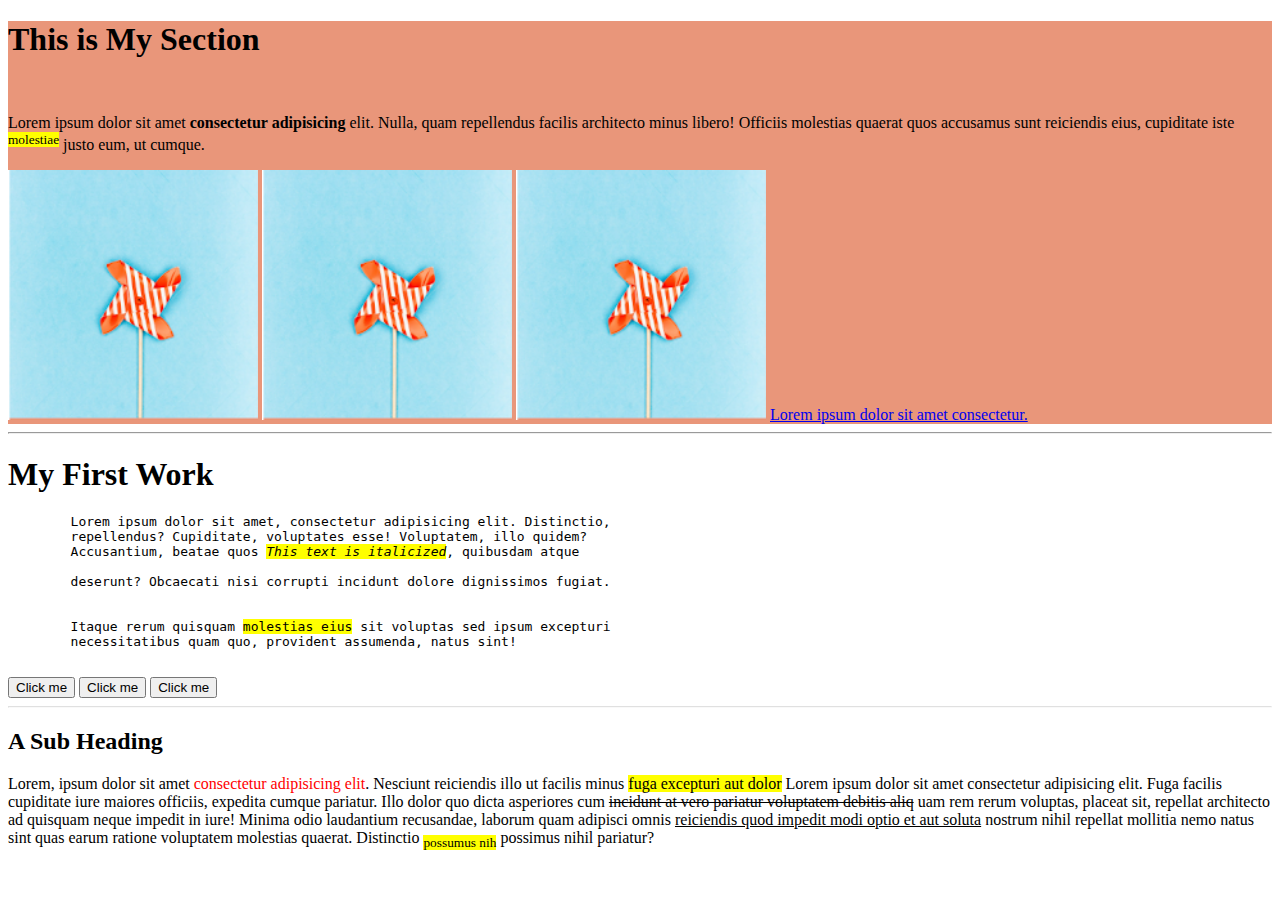
<file: Assignment 01/Index.html>
<!DOCTYPE html>
<html>

    <head>
        <title>Lorem, ipsum.</title>
    </head>
    <body>
        <div style="background-color:darksalmon;">
            <h1>This is My Section</h1>
            <br>
            <p>Lorem ipsum dolor sit amet <b>consectetur adipisicing</b> elit. Nulla, quam repellendus facilis architecto minus libero! Officiis molestias quaerat quos accusamus sunt reiciendis eius, cupiditate iste <sup><mark>molestiae</mark></sup> justo eum, ut cumque.</p>
            <img src="./Assets/Image.png" alt="Lorem" style="width: 250px; height: 250px;">
            <img src="./Assets/Image.png" alt="Lorem" style="width: 250px; height: 250px;">
            <img src="./Assets/Image.png" alt="Lorem" style="width: 250px; height: 250px;">
            <a href="#">Lorem ipsum dolor sit amet consectetur.</a>
        </div>
        <hr>
        <h1>My First Work</h1>
        <pre>
        Lorem ipsum dolor sit amet, consectetur adipisicing elit. Distinctio,
        repellendus? Cupiditate, voluptates esse! Voluptatem, illo quidem?
        Accusantium, beatae quos <i><mark>This text is italicized</mark></i>, quibusdam atque
        
        deserunt? Obcaecati nisi corrupti incidunt dolore dignissimos fugiat.


        Itaque rerum quisquam <mark>molestias eius</mark> sit voluptas sed ipsum excepturi
        necessitatibus quam quo, provident assumenda, natus sint!
        </pre>
        <button>Click me</button>
        <button>Click me</button>
        <button>Click me</button>
        <hr style="opacity: 30%;">
        <h2>A Sub Heading</h2>
        <p>
        Lorem, ipsum dolor sit amet <span style="color: red;">consectetur adipisicing elit</span>. Nesciunt reiciendis illo ut facilis minus 
        <mark>fuga excepturi aut dolor</mark> Lorem ipsum dolor sit amet consectetur adipisicing elit. 
        Fuga facilis cupiditate iure maiores officiis, expedita cumque pariatur. Illo dolor quo dicta 
        asperiores cum 
        <del>incidunt at vero pariatur voluptatem debitis aliq</del> uam rem rerum voluptas, placeat sit, repellat architecto ad 
        quisquam neque impedit in iure! Minima odio laudantium recusandae, laborum quam adipisci omnis 
        <u>reiciendis quod impedit modi optio et aut soluta</u> nostrum nihil repellat mollitia nemo natus 
        sint quas earum ratione voluptatem molestias quaerat. Distinctio 
        <sub><mark>possumus nih</mark></sub> possimus nihil pariatur?
        </p>
        
    </body>
</html>
</file>
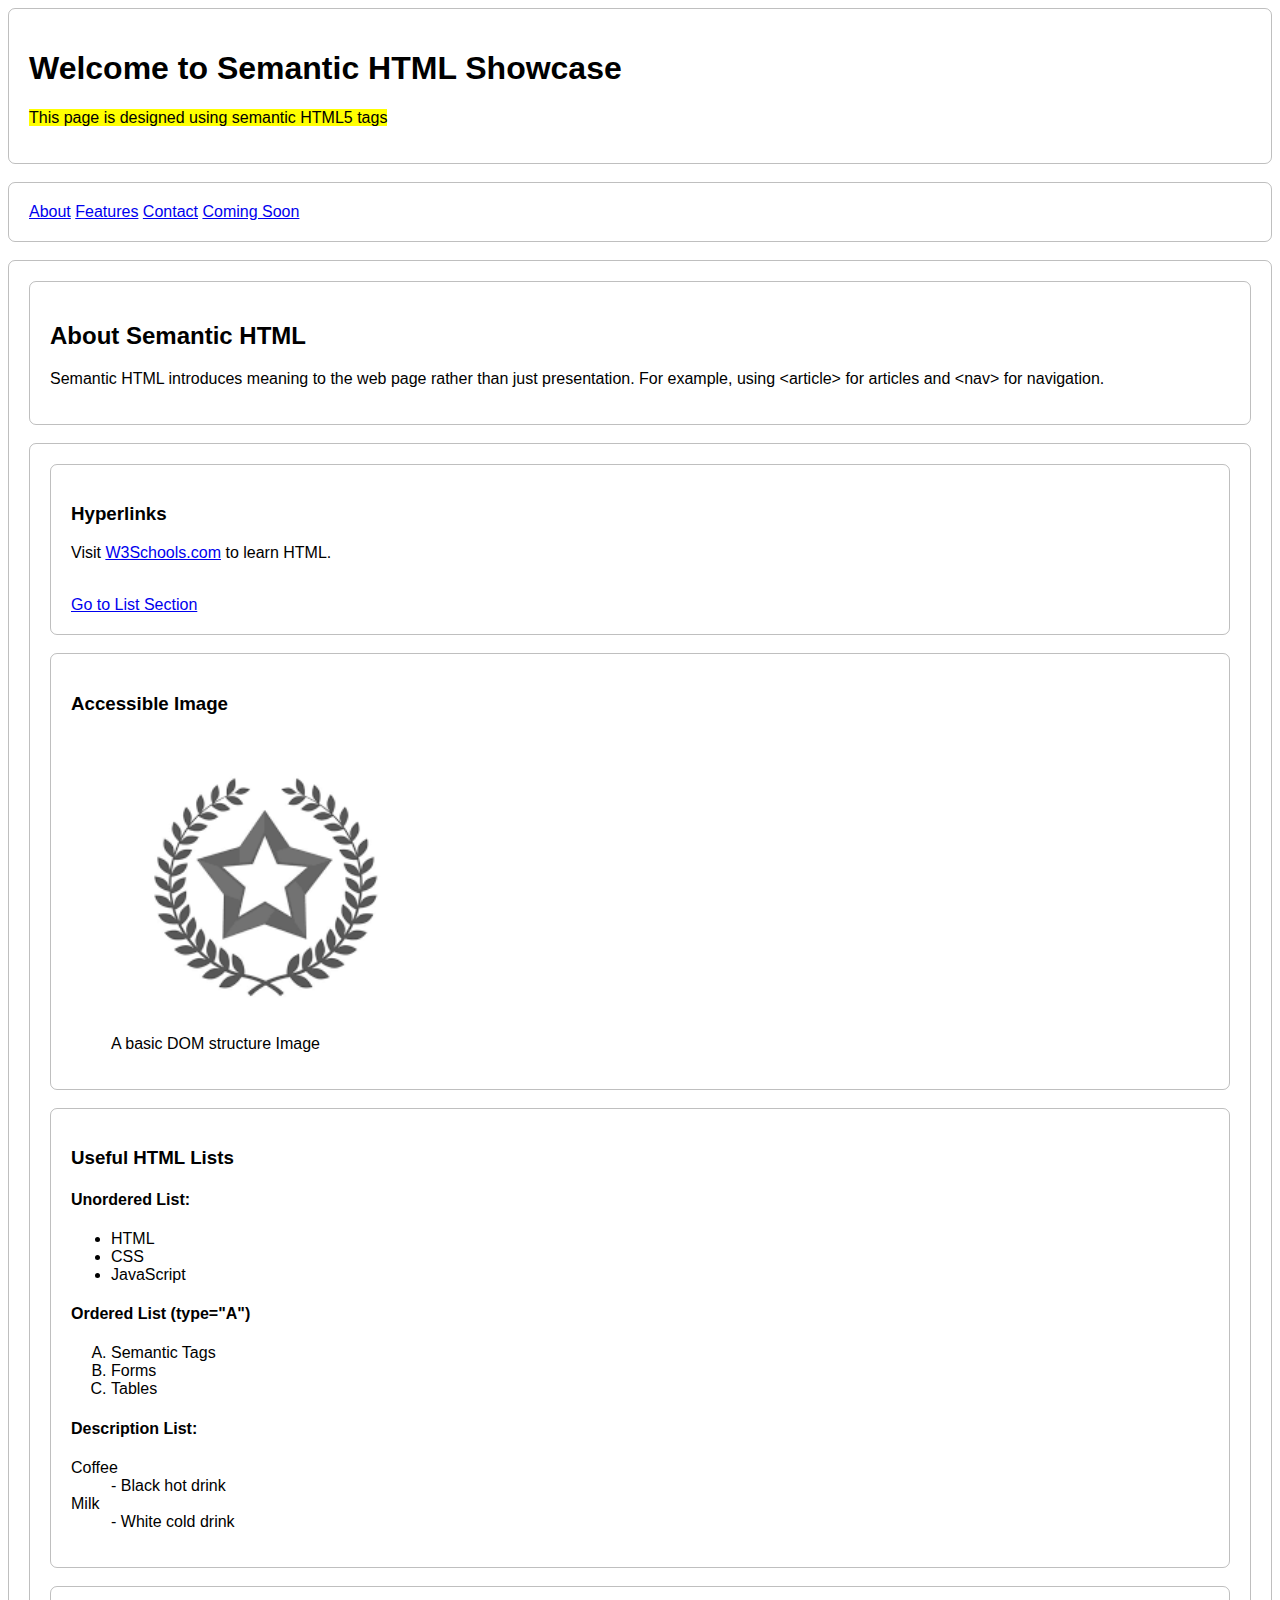
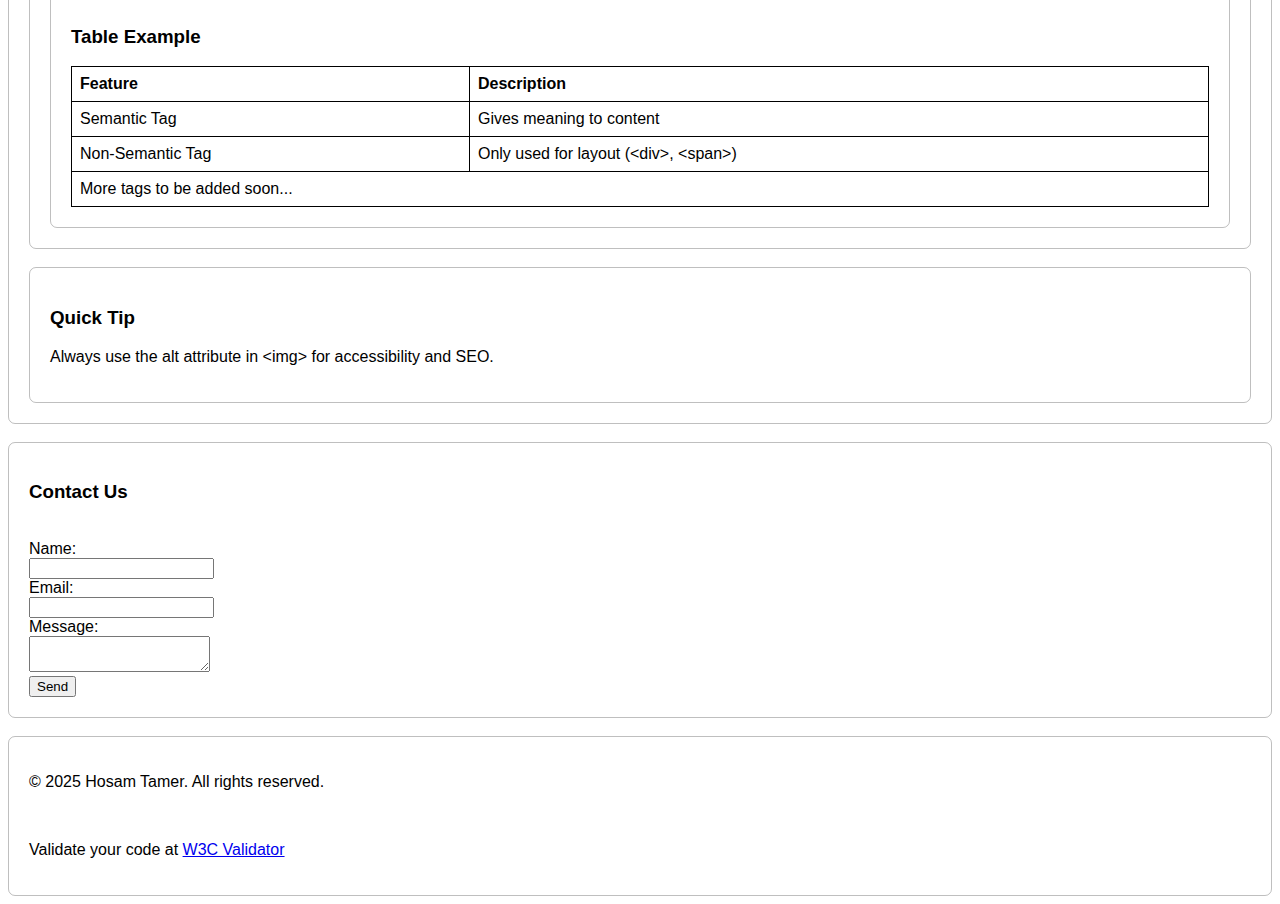
<file: Assignment 02/index.html>
<!DOCTYPE html>
<html>
<head>
    <title>title</title>
    <style>
        table, th, td {
            text-align: left;
            padding: 8px;
            border: 1px solid black;
            border-collapse: collapse;
        }
        header, nav, section, div, footer {
            border-width: 1px;
            border-radius: 7px;
            border-style: solid;
            padding: 20px;
            border-color:
            rgba(0, 0, 0, 0.25);
        }
    </style>
</head>
<body style="font-family: Arial, Helvetica, sans-serif;">
    <header>
        <h1>Welcome to Semantic HTML Showcase</h1>
        <p><mark>This page is designed using semantic HTML5 tags</mark></p>
    </header>
    <br>
    <nav>
        <a href="#about">About</a>
        <a href="#features">Features</a>
        <a href="#contact">Contact</a>
        <a href="#">Coming Soon</a>
    </nav>
    <br>
    <div>
        <section id="about">
            <h2>About Semantic HTML</h2>
            <p>Semantic HTML introduces meaning to the web page rather than just presentation. For example, using <span style="font: icon;">&lt;article&gt;</span> for articles and <span style="font: icon;">&lt;nav&gt;</span> for navigation.</p>
        </section>
        <br>
        <div>
            <section>
                <h3>Hyperlinks</h3>
                <p>Visit <a href="https://w3schools.com" target="_blank">W3Schools.com</a> to learn HTML.</p>
                <br>
                <a href="#list">Go to List Section</a>
            </section>
            <br>
            <section>
                <h3>Accessible Image</h3>
                <figure>
                    <img src="./Assets/Image.png" alt="Image.png">
                    <figcaption>A basic DOM structure Image</figcaption>
                </figure>
            </section>
            <br>
            <section id="list">
                <h3>Useful HTML Lists</h3>
                <h4>Unordered List:</h4>
                <ul>
                    <li>HTML</li>
                    <li>CSS</li>
                    <li>JavaScript</li>
                </ul>
                <h4>Ordered List (type="A")</h4>
                <ol type="A">
                    <li>Semantic Tags</li>
                    <li>Forms</li>
                    <li>Tables</li>
                </ol>
                <h4>Description List:</h4>
                <dl>
                    <dt>Coffee</dt>
                        <dd>- Black hot drink</dd>
                    <dt>Milk</dt>
                        <dd>- White cold drink</dd>
                </dl>
            </section>
            <br>
            <section id="features">
                <h3>Table Example</h3>
                <table style="width: 100%;">
                    <thead>
                        <th style="width: 35%;">Feature</th>
                        <th>Description</th>
                    </thead>
                    <tbody>
                        <tr>
                            <td>Semantic Tag</td>
                            <td>Gives meaning to content</td>
                        </tr>
                        <tr>
                            <td>Non-Semantic Tag</td>
                            <td>Only used for layout (<span style="font: icon;">&lt;div&gt;</span>, <span style="font: icon;">&lt;span&gt;</span>)</td>
                        </tr>
                    </tbody>
                    <tfoot>
                        <tr>
                            <td colspan="2">More tags to be added soon...</td>
                        </tr>
                    </tfoot>
                </table>
            </section>
        </div>
        <br>
        <section>
            <h3>Quick Tip</h3>
            <p>Always use the <span style="font: icon;">alt</span> attribute in <span style="font: icon;">&lt;img&gt;</span> for accessibility and SEO.</p>
        </section>
    </div>
    <br>
    <section id="contact">
        <h3>Contact Us</h3>
        <br>
        <form>
            <label for="name">Name:</label>
            <br>
            <input type="text" name="name" id="name" required>
            <br>
            <label for="email">Email:</label>
            <br>
            <input type="email" name="email" id="email" required>
            <br>
            <label for="textarea">Message:</label>
            <br>
            <textarea name="textarea" id="textarea"></textarea>
            <br>
            <button type="submit">Send</button>
        </form>
    </section>
    <br>
    <footer>
        <p>© 2025 Hosam Tamer. All rights reserved.</p>
        <br>
        <p>Validate your code at <a href="https://validator.w3.org/">W3C Validator</a></p>
    </footer>
</body>
</html>
</file>
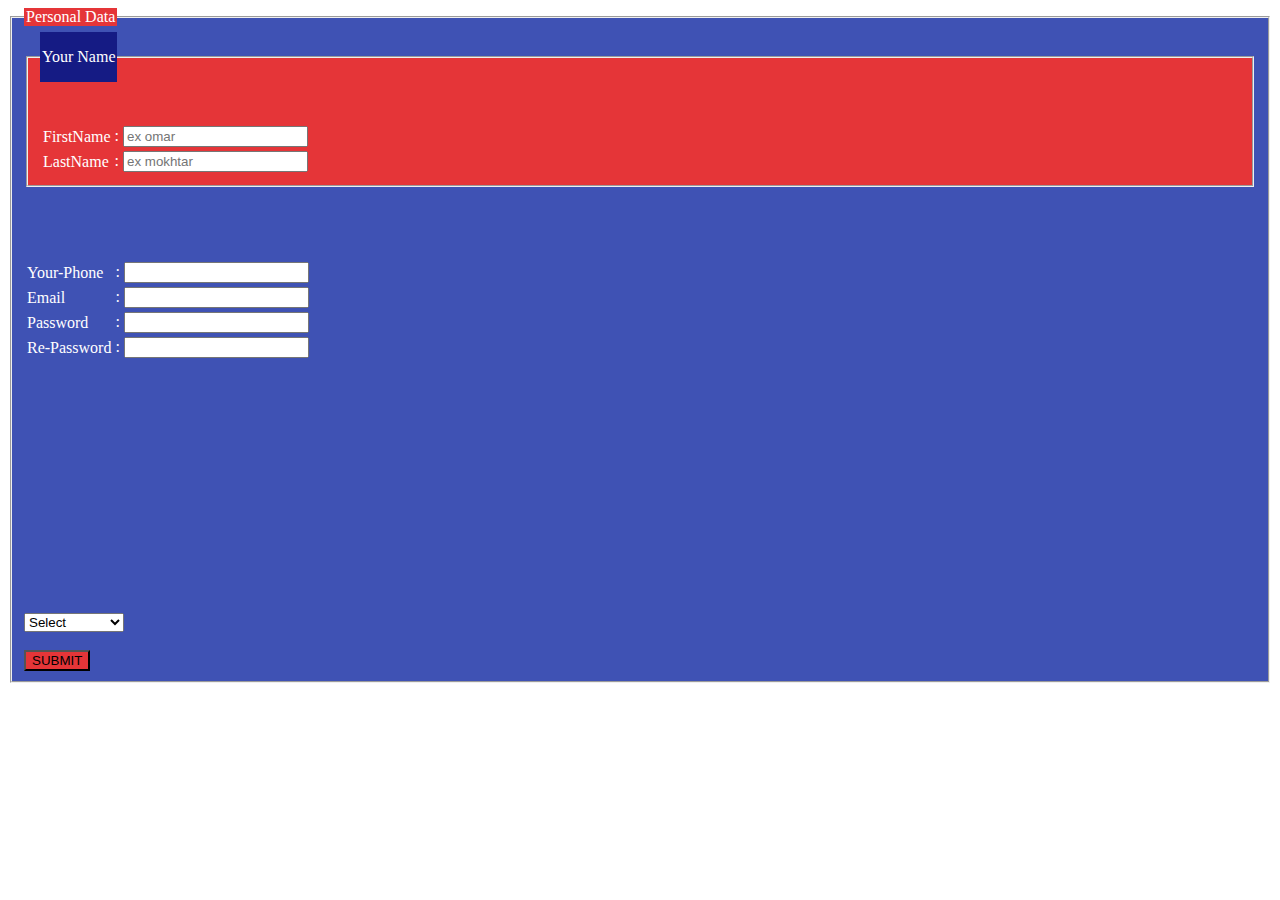
<file: Assignment 03/index.html>
<!DOCTYPE html>
<html>
<head>
</head>
<body>
    <div class="personal data" style="color: white;">
        <form>
            <fieldset style="background-color: #3f52b4;">
                <legend style="background-color: #e53538;">Personal Data</legend>
                <div class="name info">
                    <fieldset style="background-color: #e53538;">
                        <legend style="background-color: #151b84; line-height: 50px;">Your Name</legend>
                        <br>
                        <br>
                        <table>
                            <tr>
                                <td>FirstName</td>
                                <td>: <input type="text" id="firstName" name="firstName" placeholder="ex omar"></td>
                            </tr>
                            <tr>
                                <td>LastName</td>
                                <td>: <input type="text" id="lastName" name="lastName" placeholder="ex mokhtar"></td>

                            </tr>
                        </table>
                    </fieldset>
                </div>
                <br>
                <br>
                <br>
                <br>
                <table>
                    <tr>
                        <td>Your-Phone</td>
                        <td>: <input type="text" id="phone" name="phone"></td>
                    </tr>
                    <tr>
                        <td>Email</td>
                        <td>: <input type="text" id="email" name="email"></td>
                    </tr>
                    <tr>
                        <td>Password</td>
                        <td>: <input type="password" id="password" name="password"></td>
                    </tr>
                    <tr>
                        <td>Re-Password</td>
                        <td>: <input type="password" id="conPassword" name="conPassword"></td>
                    </tr>
                </table>
                <br>
                <br>
                <br>
                <br>
                <br>
                <br>
                <br>
                <br>
                <br>
                <br>
                <br>
                <br>
                <br>
                <br>
                <select name="location" id="location">
                    <option value="#" selected disabled>Select</option>
                    <optgroup label="Egypt">
                        <option value="cairo">Cairo</option>
                        <option value="alexandria">Alexandria</option>
                        <option value="mansoura">Mansoura</option>
                    </optgroup>
                    <optgroup label="UAE">
                        <option value="abuDhabi">Abu Dhabi</option>
                        <option value="ajman">Ajman</option>
                        <option value="sharjah">Sharjah</option>
                    </optgroup>
                    <optgroup label="Saudi Arabia">
                        <option value="riyadh">Riyadh</option>
                        <option value="jaddah">Jaddah</option>
                        <option value="dammam">Dammam</option>
                    </optgroup>
                </select>
                <br>
                <br>
                <button type="submit" style="background-color: #e53538;">SUBMIT</button>
            </fieldset>
        </form>
    </div>
</body>
</html>
</file>
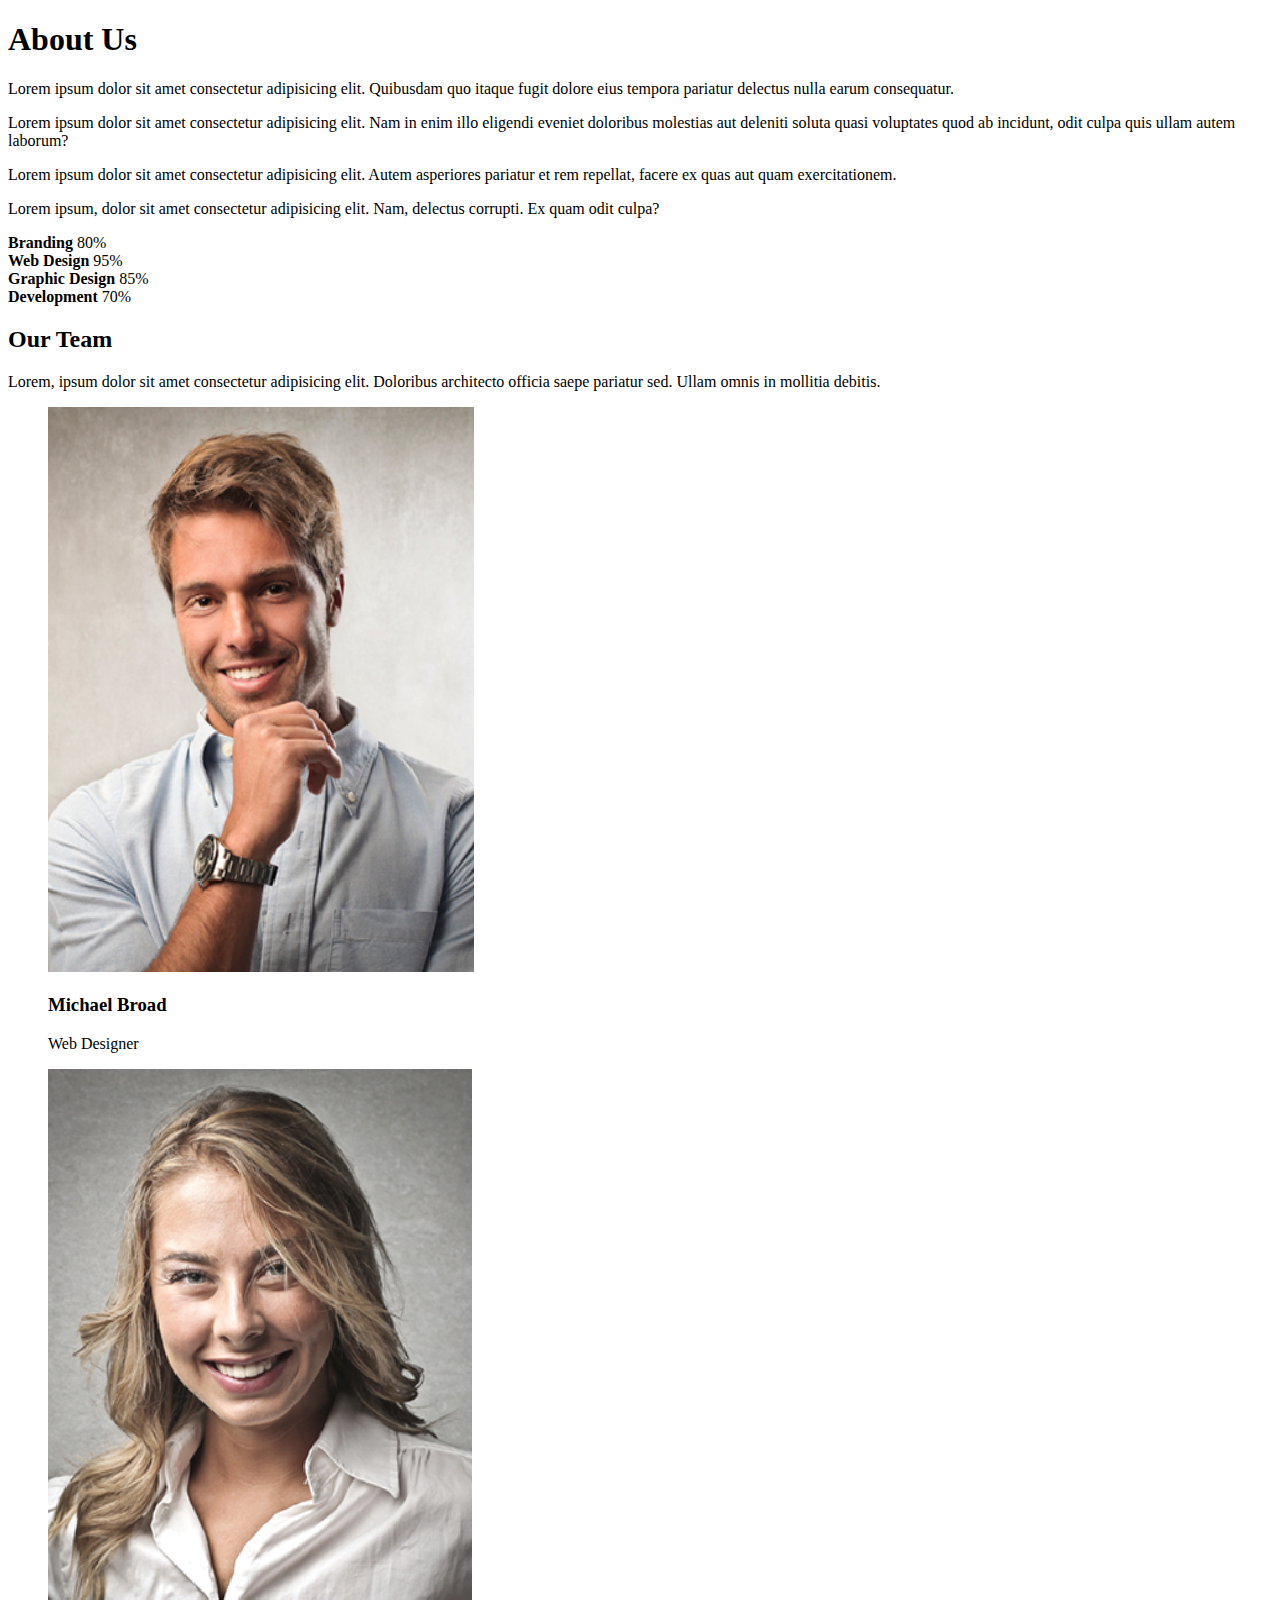
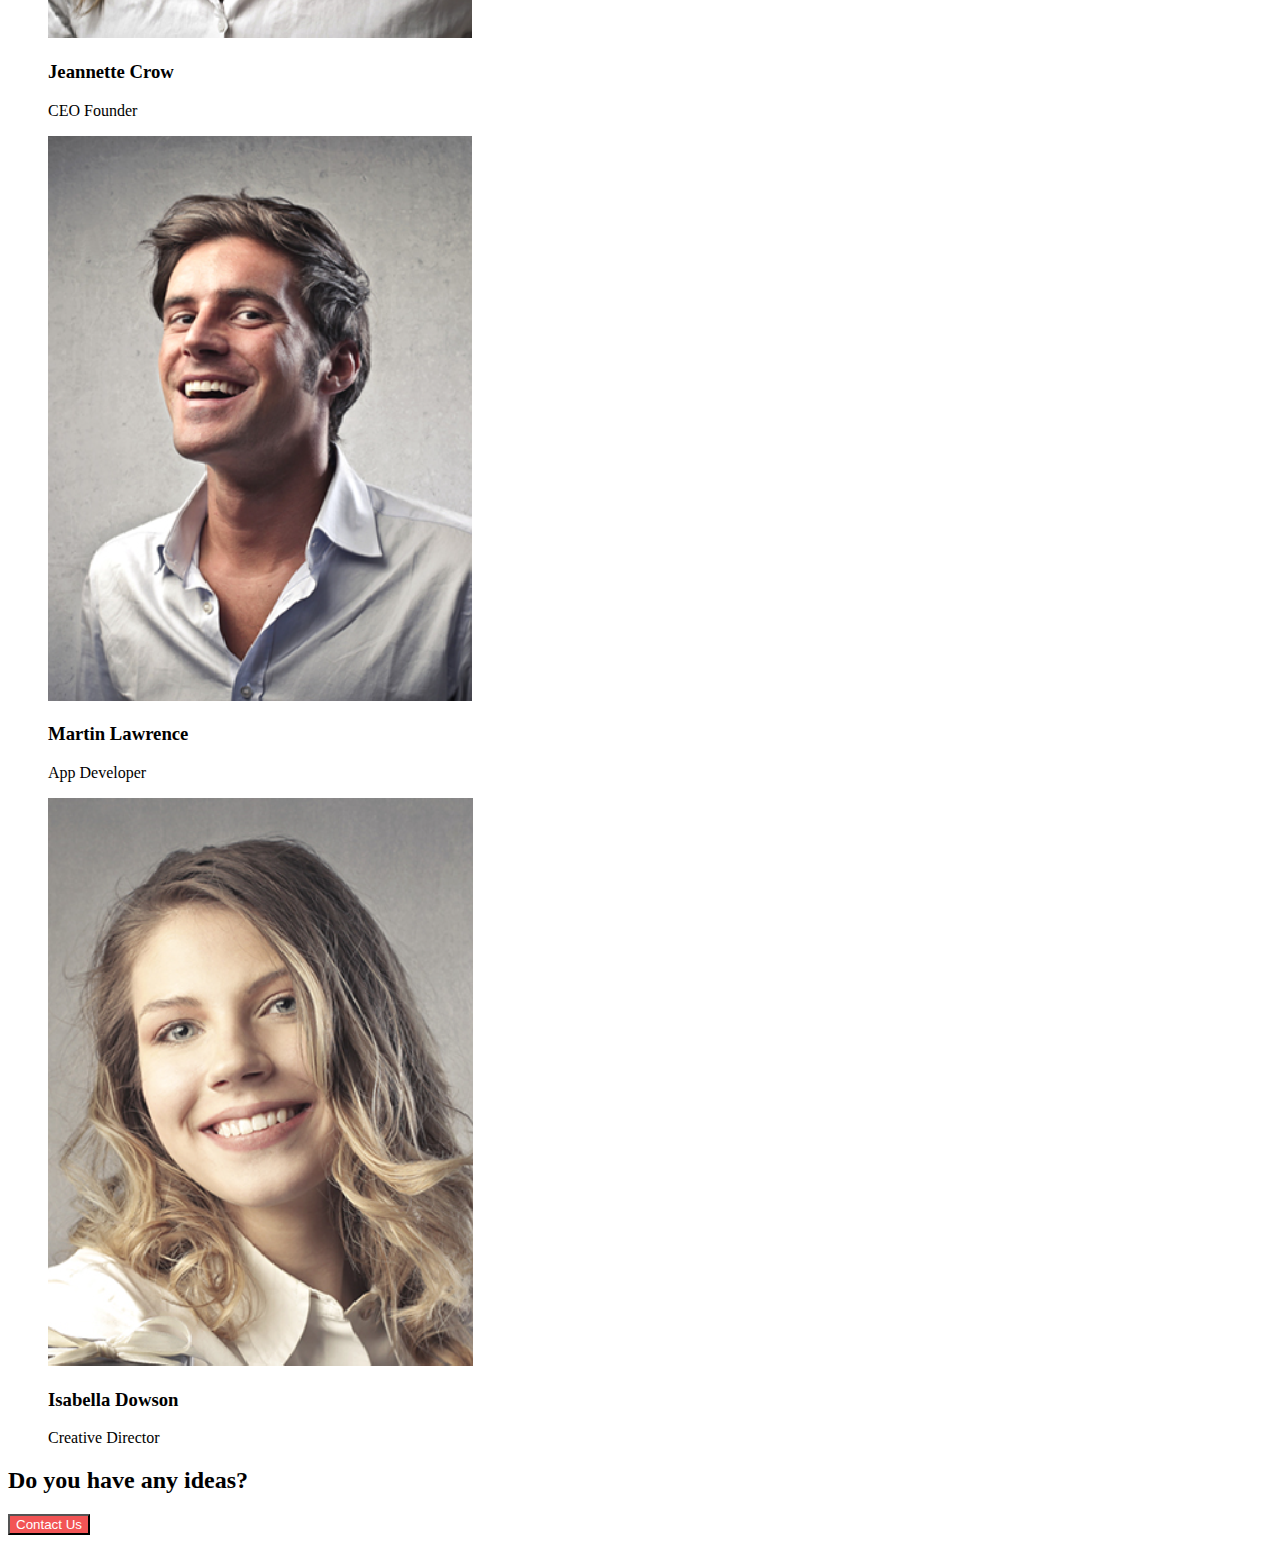
<file: Assignment 04/index.html>
<!DOCTYPE html>
<html>
<head>
</head>
<body>
    <section class="about">
        <div class="title-con">
            <h1>About Us</h1>
        </div>
        <div class="line"></div>
        <div class="title-info">
            <p>Lorem ipsum dolor sit amet consectetur adipisicing elit. Quibusdam quo itaque fugit dolore eius tempora pariatur delectus nulla earum consequatur.</p>
        </div>
        <div class="about-con">
            <div class="about-info">
                <p>Lorem ipsum dolor sit amet consectetur adipisicing elit. Nam in enim illo eligendi eveniet doloribus molestias aut deleniti soluta quasi voluptates quod ab incidunt, odit culpa quis ullam autem laborum?</p>
                <p>Lorem ipsum dolor sit amet consectetur adipisicing elit. Autem asperiores pariatur et rem repellat, facere ex quas aut quam exercitationem.</p>
                <p>Lorem ipsum, dolor sit amet consectetur adipisicing elit. Nam, delectus corrupti. Ex quam odit culpa?</p>
            </div>
            <div class="about-stats">
                <div class="prog-bar-con">
                    <span><b>Branding</b></span>
                    <span>80%</span>
                    <div class="prog-bar" style="width: 80%"></div>
                </div>
                <div class="prog-bar-con">
                    <span><b>Web Design</b></span>
                    <span>95%</span>
                    <div class="prog-bar" style="width: 95%;"></div>
                </div>
                <div class="prog-bar-con">
                    <span><b>Graphic Design</b></span>
                    <span>85%</span>
                    <div class="prog-bar" style="width: 85%;"></div>
                </div>
                <div class="prog-bar-con">
                    <span><b>Development</b></span>
                    <span>70%</span>
                    <div class="prog-bar" style="width: 70%;"></div>
                </div>
            </div>
        </div>
    </section>
    <section class="team">
        <div class="title-con">
            <h2>Our Team</h2>
        </div>
        <div class="line"></div>
        <div class="title-info">
            <p>Lorem, ipsum dolor sit amet consectetur adipisicing elit. Doloribus architecto officia saepe pariatur sed. Ullam omnis in mollitia debitis.</p>
        </div>
        <div class="cards-con">
            <div class="card">
                <figure>
                    <img src="./Assets/michael.png" alt="Portrait of Michael Broad">
                    <figcaption>
                        <h3>Michael Broad</h3>
                        <p>Web Designer</p>
                    </figcaption>
                </figure>
            </div>
            <div class="card">
                <figure>
                    <img src="./Assets/jeannette.png" alt="Portrait of Jeannette Crow">
                    <figcaption>
                        <h3>Jeannette Crow</h3>
                        <p>CEO Founder</p>
                    </figcaption>
                </figure>
            </div>
            <div class="card">
                <figure>
                    <img src="./Assets/martin.png" alt="Portrait of Martin Lawrence">
                    <figcaption>
                        <h3>Martin Lawrence</h3>
                        <p>App Developer</p>
                    </figcaption>
                </figure>
            </div>
            <div class="card">
                <figure>
                    <img src="./Assets/isabella.png" alt="Portrait of Isabella Dowson">
                    <figcaption>
                        <h3>Isabella Dowson</h3>
                        <p>Creative Director</p>
                    </figcaption>
                </figure>
            </div>
        </div>
    </section>
    <section class="support">
        <h2>Do you have any ideas?</h2>
        <div class="contact-btn">
            <button style="background-color: #f25455; color: white;">Contact Us</button>
        </div>
    </section>
</body>
</html>
</file>
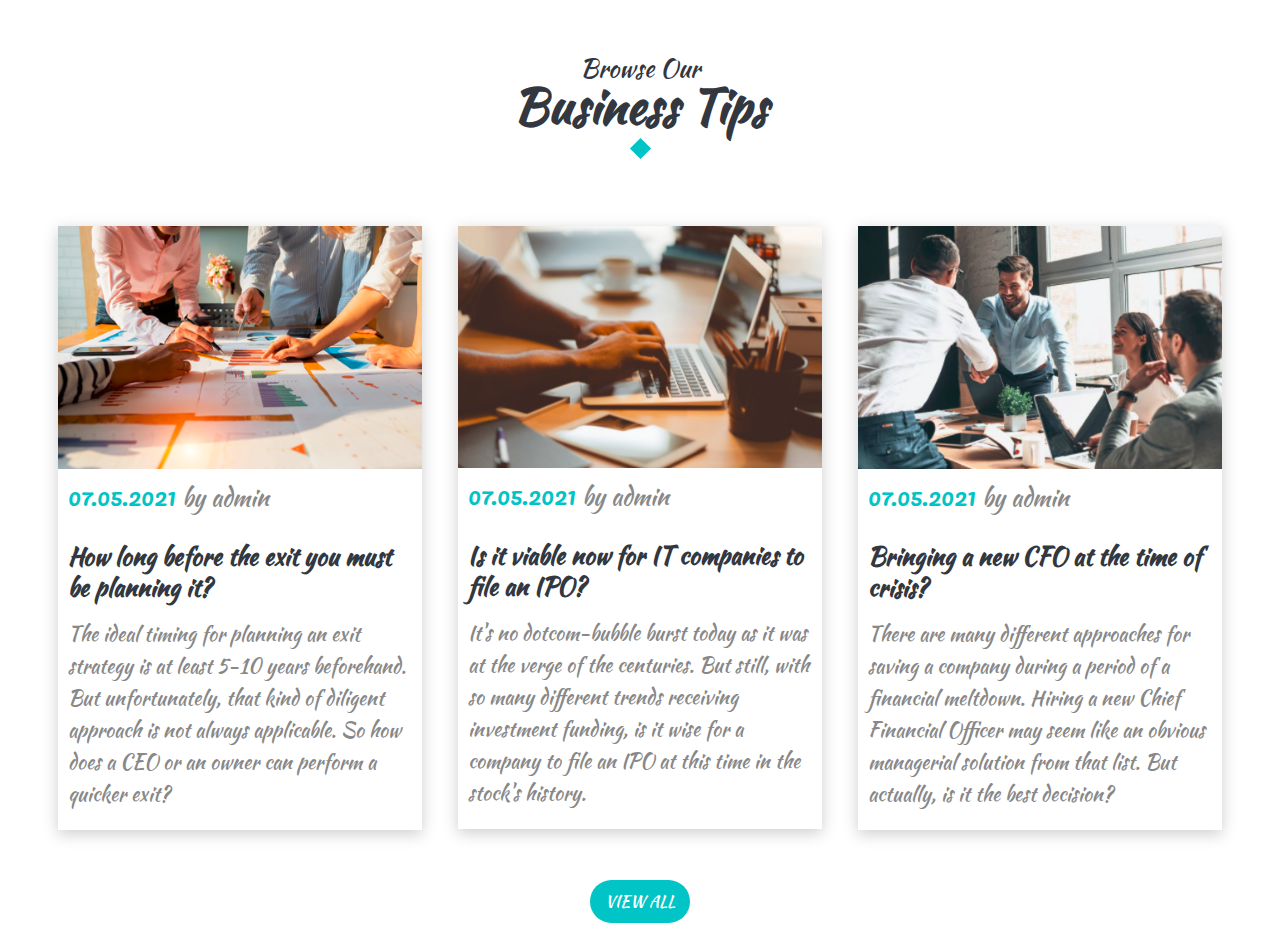
<file: Assignment 05 , 06/index.html>
<!DOCTYPE html>
<html lang="en">
<head>
    <meta charset="UTF-8">
    <meta name="viewport" content="width=device-width, initial-scale=1.0">
    <title>title</title>
    <link rel="stylesheet" href="style.css">
    <link rel="preconnect" href="https://fonts.googleapis.com">
    <link rel="preconnect" href="https://fonts.gstatic.com" crossorigin>
    <link href="https://fonts.googleapis.com/css2?family=Dancing+Script:wght@400..700&family=Kaushan+Script&family=Pacifico&family=Playfair+Display:ital,wght@0,400..900;1,400..900&display=swap" rel="stylesheet">
</head>
<body>

    <section>
        <div class="section-header">
            <p class="subtitle">Browse Our</p>
            <h2 class="title">Business Tips</h2>
            <div class="separator"></div>
        </div>
        <div class="cards-container">
            <div class="card">
                <img src="Assets/Image1.png" alt="Buisness team planning">
                <div class="card-content">
                    <p class="card-info">
                        <span class="date">07.05.2021</span> by admin
                    </p>
                    <h3 class="card-title">How long before the exit you must be planning it?</h3>
                    <p class="card-p">
                        The ideal timing for planning an exit strategy is at least 5-10 years beforehand. But unfortunately, that kind of diligent approach is not always applicable. So how does a CEO or an owner can perform a quicker exit?
                    </p>
                </div>
            </div>
            <div class="card">
                <img src="Assets/Image2.png" alt="Person typing on a laptop">
                <div class="card-content">
                    <p class="card-info">
                        <span class="date">07.05.2021</span> by admin
                    </p>
                    <h3 class="card-title">Is it viable now for IT companies to file an IPO?</h3>
                    <p class="card-p">
                        It's no dotcom-bubble burst today as it was at the verge of the centuries. But still, with so many different trends receiving investment funding, is it wise for a company to file an IPO at this time in the stock's history.
                    </p>
                </div>
            </div>
            <div class="card">
                <img src="Assets/Image3.png" alt="Business people shaking hands in a meeting">
                <div class="card-content">
                    <p class="card-info">
                        <span class="date">07.05.2021</span> by admin
                    </p>
                    <h3 class="card-title">Bringing a new CFO at the time of crisis?</h3>
                    <p class="card-p">
                        There are many different approaches for saving a company during a period of a financial meltdown. Hiring a new Chief Financial Officer may seem like an obvious managerial solution from that list. But actually, is it the best decision?
                    </p>
                </div>
            </div>
            <div class="clear"></div>
        </div>
        <a href="#" class="button">VIEW ALL</a>
    </section>
</body>
</html>
</file>
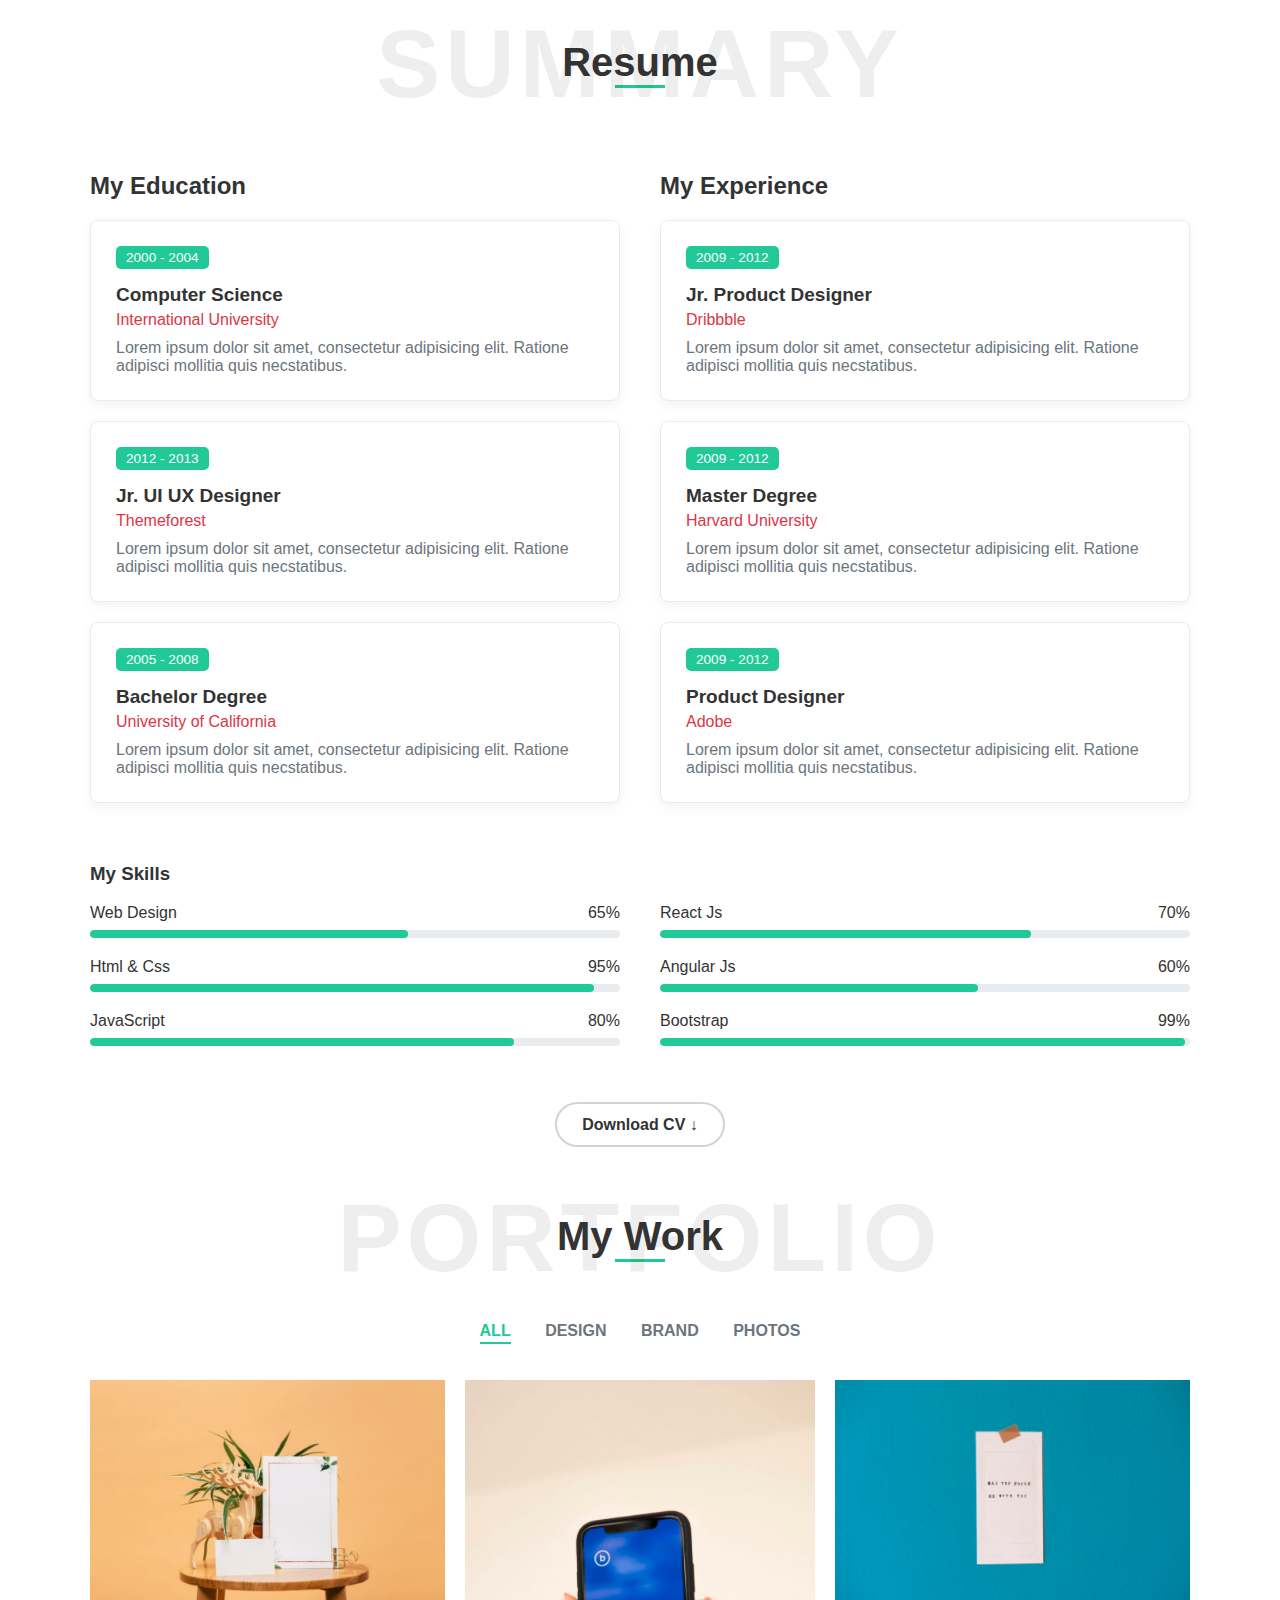
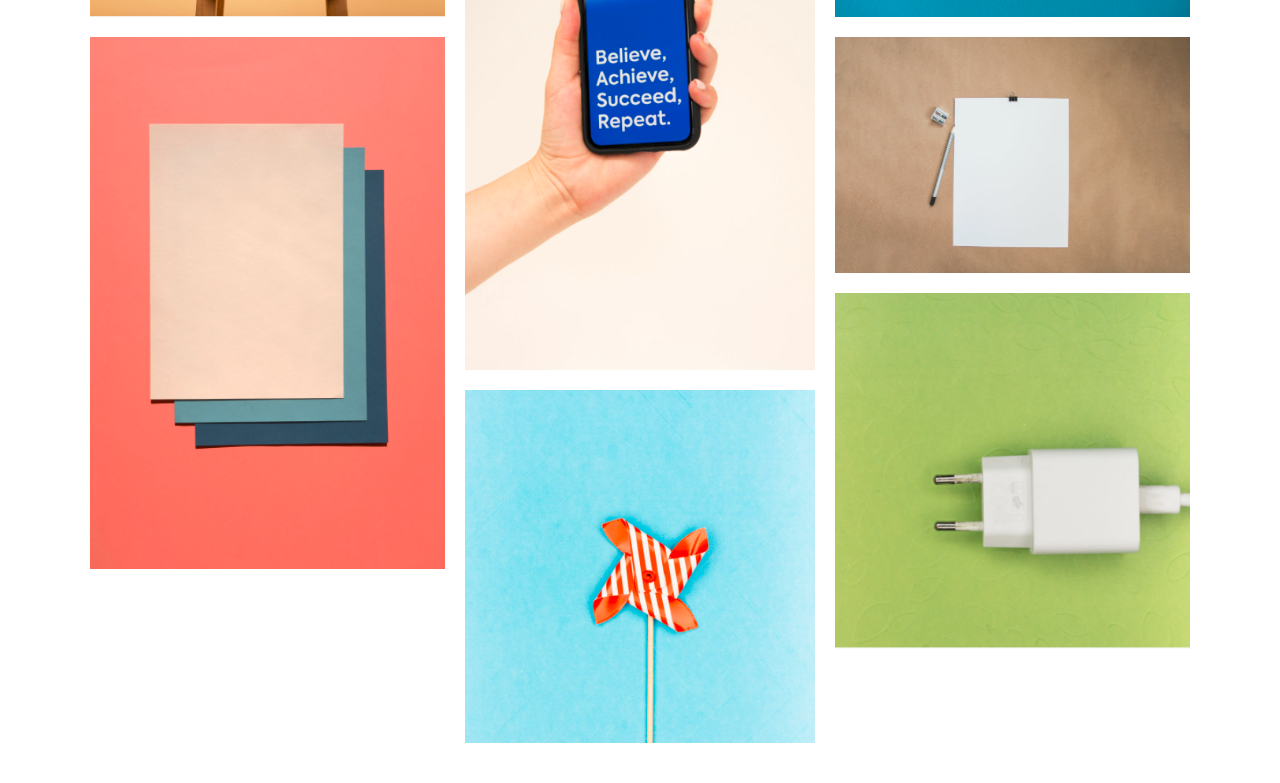
<file: Assignment 07/index.html>
<!DOCTYPE html>
<html lang="en">
<head>
    <meta charset="UTF-8">
    <meta name="viewport" content="width=device-width, initial-scale=1.0">
    <title>title</title>
    <link rel="stylesheet" href="style.css">
</head>
<body>
    <section class="resume-section">
        <div class="title-container">
            <h1 class="main-title">Resume</h1>
        </div>
        <div class="resume-columns">
            <div class="column">
                <h3>My Education</h3>
                <div class="card">
                    <span class="date">2000 - 2004</span>
                    <h4>Computer Science</h4>
                    <p class="subtitle">International University</p>
                    <p>Lorem ipsum dolor sit amet, consectetur adipisicing elit. Ratione adipisci mollitia quis necstatibus.</p>
                </div>
                <div class="card">
                    <span class="date">2012 - 2013</span>
                    <h4>Jr. UI UX Designer</h4>
                    <p class="subtitle">Themeforest</p>
                    <p>Lorem ipsum dolor sit amet, consectetur adipisicing elit. Ratione adipisci mollitia quis necstatibus.</p>
                </div>
                <div class="card">
                    <span class="date">2005 - 2008</span>
                    <h4>Bachelor Degree</h4>
                    <p class="subtitle">University of California</p>
                    <p>Lorem ipsum dolor sit amet, consectetur adipisicing elit. Ratione adipisci mollitia quis necstatibus.</p>
                </div>
            </div>
            <div class="column">
                <h3>My Experience</h3>
                <div class="card">
                    <span class="date">2009 - 2012</span>
                    <h4>Jr. Product Designer</h4>
                    <p class="subtitle">Dribbble</p>
                    <p>Lorem ipsum dolor sit amet, consectetur adipisicing elit. Ratione adipisci mollitia quis necstatibus.</p>
                </div>
                <div class="card">
                    <span class="date">2009 - 2012</span>
                    <h4>Master Degree</h4>
                    <p class="subtitle">Harvard University</p>
                    <p>Lorem ipsum dolor sit amet, consectetur adipisicing elit. Ratione adipisci mollitia quis necstatibus.</p>
                </div>
                <div class="card">
                    <span class="date">2009 - 2012</span>
                    <h4>Product Designer</h4>
                    <p class="subtitle">Adobe</p>
                    <p>Lorem ipsum dolor sit amet, consectetur adipisicing elit. Ratione adipisci mollitia quis necstatibus.</p>
                </div>
            </div>
        </div>
        <div class="skills-section">
            <h3>My Skills</h3>
            <div class="skills-columns">
                <div class="column">
                    <div class="skill-item">
                        <div class="skill-info">
                            <span>Web Design</span>
                            <span>65%</span>
                        </div>
                        <div class="progress-bar-container">
                            <div class="progress-bar" style="--progress-width: 60%"></div>
                        </div>
                    </div>
                    <div class="skill-item">
                        <div class="skill-info">
                            <span>Html &amp; Css</span>
                            <span>95%</span>
                        </div>
                        <div class="progress-bar-container">
                            <div class="progress-bar" style="--progress-width: 95%"></div>
                        </div>
                    </div>
                    <div class="skill-item">
                        <div class="skill-info">
                            <span>JavaScript</span>
                            <span>80%</span>
                        </div>
                        <div class="progress-bar-container">
                            <div class="progress-bar" style="--progress-width: 80%"></div>
                        </div>
                    </div>
                </div>
                <div class="column">
                    <div class="skill-item">
                        <div class="skill-info">
                            <span>React Js</span>
                            <span>70%</span>
                        </div>
                        <div class="progress-bar-container">
                            <div class="progress-bar" style="--progress-width: 70%"></div>
                        </div>
                    </div>
                    <div class="skill-item">
                        <div class="skill-info">
                            <span>Angular Js</span>
                            <span>60%</span>
                        </div>
                        <div class="progress-bar-container">
                            <div class="progress-bar" style="--progress-width: 60%"></div>
                        </div>
                    </div>
                    <div class="skill-item">
                        <div class="skill-info">
                            <span>Bootstrap</span>
                            <span>99%</span>
                        </div>
                        <div class="progress-bar-container">
                            <div class="progress-bar" style="--progress-width: 99%"></div>
                        </div>
                    </div>
                </div>
            </div>
        </div>

        <div class="download-cv">
            <a href="#">Download CV  ↓</a>
        </div>
    </section>
    <div class="container">
        <section class="portfolio-section">
            <div class="title-container">
                <h2 class="main-title">My Work</h2>
            </div>
            <nav class="portfolio-nav">
                <a href="#" class="active">ALL</a>
                <a href="#">DESIGN</a>
                <a href="#">BRAND</a>
                <a href="#">PHOTOS</a>
            </nav>

            <div class="portfolio-grid">
                <div class="grid-column">
                    <img src="Assets/Image1.png" alt="Portfolio item 1">
                    <img src="Assets/Image2.png" alt="Portfolio item 2">
                </div>
                <div class="grid-column">
                    <img src="Assets/Image3.png" alt="Portfolio item 3">
                    <img src="Assets/Image4.png" alt="Portfolio item 4">
                </div>
                <div class="grid-column">
                    <img src="Assets/Image5.png" alt="Portfolio item 5">
                    <img src="Assets/Image6.png" alt="Portfolio item 6">
                    <img src="Assets/Image7.png" alt="Portfolio item 7">
                </div>
            </div>
        </section>
    </div>
</body>
</html>
</file>
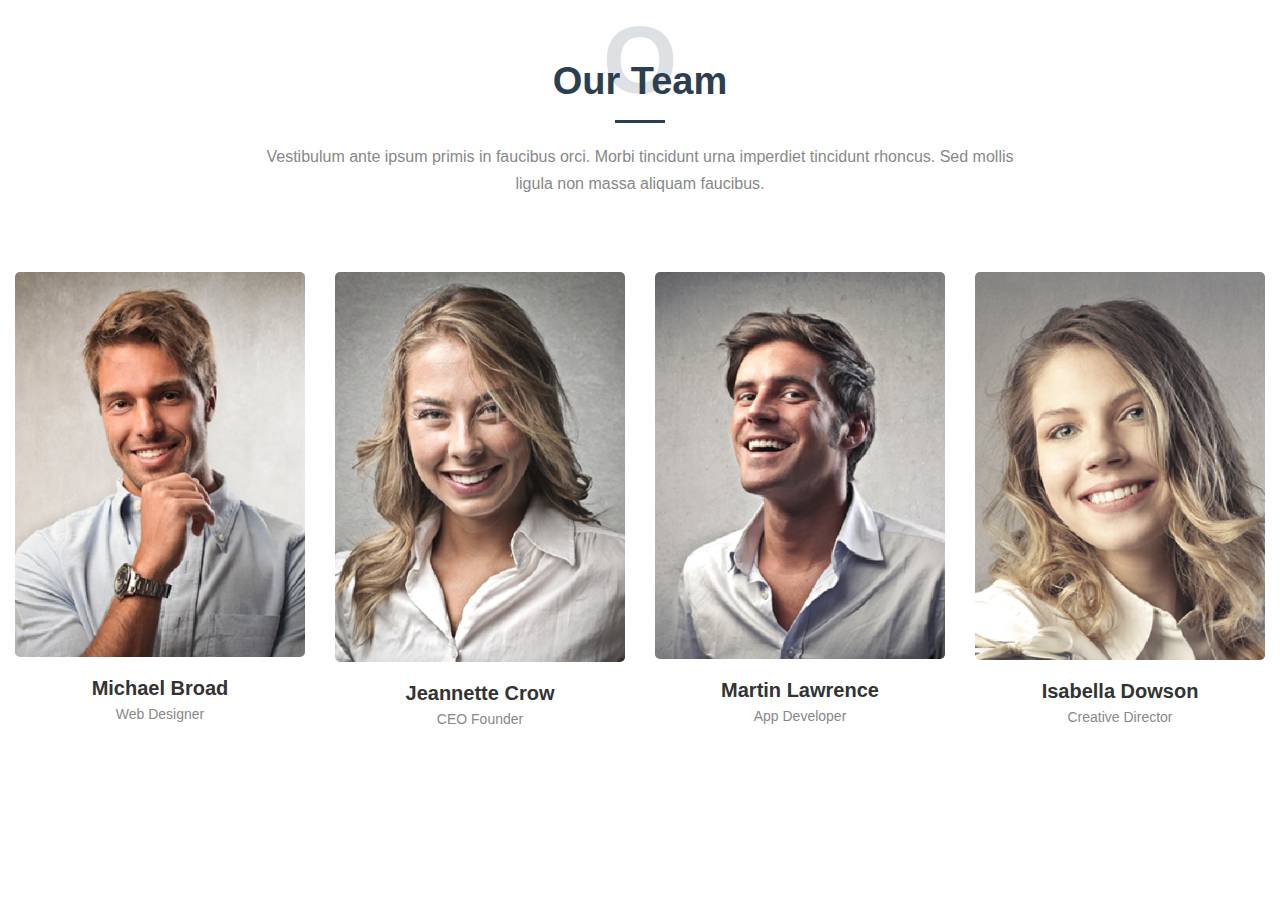
<file: Assignment 08/index.html>
<!DOCTYPE html>
<html lang="en">
<head>
    <meta charset="UTF-8">
    <meta name="viewport" content="width=device-width, initial-scale=1.0">
    <title>Ass8</title>
    <link rel="stylesheet" href="style.css">
</head>
<body>
    <section class="team-section">
        <div class="container">
            <header class="section-header">
                <h2>Our Team</h2>
                <p>Vestibulum ante ipsum primis in faucibus orci. Morbi tincidunt urna imperdiet tincidunt rhoncus. Sed mollis ligula non massa aliquam faucibus.</p>
            </header>
            <div class="team-members">
                <div class="team-member">
                    <img src="Assets/michael.png" alt="Michael Broad, Web Designer">
                    <h3>Michael Broad</h3>
                    <span class="role">Web Designer</span>
                </div>
                <div class="team-member">
                    <img src="Assets/jeannette.png" alt="Jeannette Crow, CEO Founder">
                    <h3>Jeannette Crow</h3>
                    <span class="role">CEO Founder</span>
                </div>
                <div class="team-member">
                    <img src="Assets/martin.png" alt="Martin Lawrence, App Developer">
                    <h3>Martin Lawrence</h3>
                    <span class="role">App Developer</span>
                </div>
                <div class="team-member">
                    <img src="Assets/isabella.png" alt="Isabella Dowson, Creative Director">
                    <h3>Isabella Dowson</h3>
                    <span class="role">Creative Director</span>
                </div>
            </div>
        </div>
    </section>
</body>
</html>
</file>
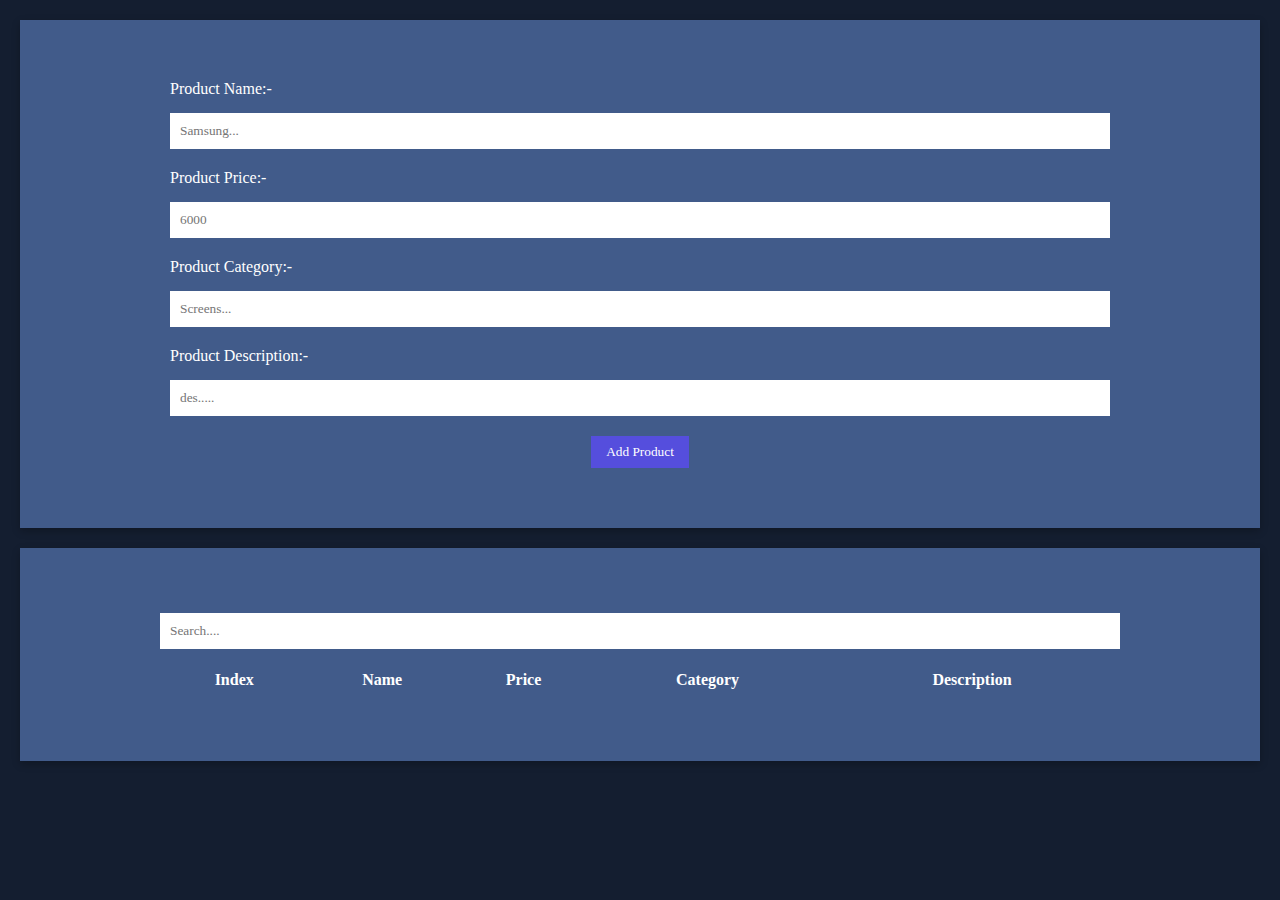
<file: Assignment 11/index.html>
<!DOCTYPE html>
<html lang="en">
  <head>
    <meta charset="UTF-8" />
    <meta name="viewport" content="width=device-width, initial-scale=1.0" />
    <title>Document</title>
    <link
      rel="stylesheet"
      href="https://cdnjs.cloudflare.com/ajax/libs/font-awesome/6.7.2/css/all.min.css"
    />
    <link rel="stylesheet" href="style.css" />
  </head>
  <body>
    <!-- <section>
      <div class="container">
        <div class="cards">
          <div class="card">
            <img src="imgs/chef1.jpg" alt="" />
          </div>
          <div class="card">
            <img src="imgs/chef2.jpg" alt="" />
          </div>
          <div class="card">
            <img src="imgs/chef3.jpg" alt="" />
          </div>
          <div class="card">
            <img src="imgs/chef4.jpg" alt="" />
          </div>
        </div>
      </div>
    </section>
 
    <div class="layer d-none">
      <div class="img-box">
        <i class="fa-solid fa-angle-left"></i>
        <i class="fa-solid fa-square-xmark"></i>
        <i class="fa-solid fa-angle-right"></i>
      </div>
    </div> -->
 
    <section>
      <div class="container">
        <div class="input-group">
          <label for="proName">Product Name:-</label>
          <input
            type="text"
            placeholder="Samsung..."
            name="pName"
            id="proName"
          />
        </div>
 
        <div class="input-group">
          <label for="proPrice">Product Price:-</label>
          <input type="number" placeholder="6000" name="pPrice" id="proPrice" />
        </div>
 
        <div class="input-group">
          <label for="proCategory">Product Category:-</label>
          <input
            type="text"
            placeholder="Screens..."
            name="pCategory"
            id="proCategory"
           
          />
        </div>
 
        <div class="input-group">
          <label for="proDesc">Product Description:-</label>
          <input type="text" placeholder="des....." name="pDesc" id="proDesc" />
        </div>
 
        <button class="btn" id="btn">Add Product</button>
      </div>
    </section>
 
    <section>
      <div class="container">
        <input
          type="text"
          name="searchPro"
          placeholder="Search...."
          id="proSearch"
        />
        <div class="table-responsive">
          <table>
            <thead>
              <th>Index</th>
              <th>Name</th>
              <th>Price</th>
              <th>Category</th>
              <th>Description</th>
            </thead>
            <tbody id="tbody">
            </tbody>
          </table>
        </div>
      </div>
    </section>
 
    <script src="script.js"></script>
  </body>
</html>
</file>
<file: Assignment 05 , 06/style.css>
body {
    font-family: "Kaushan Script", cursive;
    background-color: white;
}

section {
    max-width: 1200px;
    margin: 0 auto;
    text-align: center;
}

.subtitle {
    font-size: 25px;
    color: #323740;
    margin-top: 50px;
    margin-bottom: -20px;
}

.title {
    font-weight: 700;
    font-size: 48px;
    color: #323740;
    margin: 5px 0 0 0;
}

.separator {
    width: 15px;
    height: 15px;
    background-color: #00c4c5;
    margin: 0 auto 70px auto;
    transform: rotate(45deg);
}

.cards-container {
    width: 100%;
}

.clear {
    clear: both;
}

.card {
    float: left;
    width: calc((100% / 3) - 3% /*3% for margin on both sides (1.5+1.5)*/ );
    margin: 0 1.5%;
    background-color: white;
    box-shadow: 0 4px 15px rgba(0, 0, 0, 0.2);
    text-align: left;
    overflow: hidden;
}

.card img {
    width: 100%;
    height: auto;
}

.card-content {
    padding: 20px 10px;
}

.card-info {
    font-size: 24px;
    color: #888;
    margin: -20px 0 4px 0;
}

.date {
    font-family: "Pacifico", cursive;
    color: #00c4c5;
}

.card-title {
    font-weight: bold;
    font-size: 24px;
    color: #323740;
    margin-bottom: 15px;
    line-height: 1.3;
}

.card-p {
    font-style: normal;
    font-size: 20px;
    color: #888;
    line-height: 1.6;
    margin: 0;
}

.button {
    display: inline-block;
    background-color: #00c4c5;
    color: white;
    padding: 10px 15px;
    border-radius: 50px;
    text-decoration: none;
    margin-top: 50px;
    transition: background-color 0.3s;
}

.button:hover {
    background-color: #21a38e;
}
</file>
<file: Assignment 07/style.css>
body {
    font-family: -apple-system, BlinkMacSystemFont, "Segoe UI", Roboto, "Helvetica Neue", Arial, sans-serif;
    background-color: white;
    color: #333;
    margin: 0;
}

section {
    max-width: 1100px;
    margin: 40px auto;
}

.title-container {
    position: relative;
    text-align: center;
    margin-bottom: 60px;
}

.resume-section:nth-child(1) .main-title::before {
    position: absolute;
    content: "Summary";
    left: 50%;
    top: 50%;
    transform: translate(-50%, -50%);
    font-size: 96px;
    opacity: 0.08;
    text-transform: uppercase;
    letter-spacing: 5px;
}

.portfolio-section .main-title::before {
    position: absolute;
    content: "Portfolio";
    left: 50%;
    top: 50%;
    transform: translate(-50%, -50%);
    font-size: 96px;
    opacity: 0.08;
    text-transform: uppercase;
    letter-spacing: 5px;
}

.main-title {
    font-size: 40px;
    font-weight: 700;
}

.main-title::after {
    content: '';
    display: block;
    width: 50px;
    height: 3px;
    background-color: #20c997;
    margin: 0 auto;
}

.resume-columns, .skills-columns {
    display: flex;
    gap: 40px;
}

.column {
    flex: 1;
}

.column h3 {
    font-size: 24px;
    margin-bottom: 20px;
}

.card {
    background-color: white;
    border: 1px solid #e9ecef;
    border-radius: 8px;
    padding: 25px;
    margin-bottom: 20px;
    box-shadow: 0 4px 12px rgba(0, 0, 0, 0.05);
}

.card .date {
    display: inline-block;
    background-color: #20c997;
    color: #fff;
    padding: 4px 10px;
    border-radius: 5px;
    font-size: 0.85em;
    margin-bottom: 15px;
}

.card h4 {
    font-size: 19px;
    font-weight: 600;
    margin: 0 0 5px;
}

.card .subtitle {
    color: #dc3545;
    margin: 0 0 10px;
    font-weight: 500;
}

.card p {
    color: #6c757d;
    margin: 0;
}

.skills-section {
    margin-top: 40px;
}

.skill-item {
    margin-bottom: 20px;
}

.skill-info {
    display: flex;
    justify-content: space-between;
    margin-bottom: 8px;
    font-weight: 500;
}

.progress-bar-container {
    width: 100%;
    height: 8px;
    background-color: #e9ecef;
    border-radius: 10px;
    overflow: hidden;
}

.progress-bar {
    height: 100%;
    background-color: #20c997;
    border-radius: 10px;
    width: var(--progress-width, 0%);
}

.download-cv {
    text-align: center;
    margin-top: 50px;
    margin-bottom: 80px;
}

.download-cv a {
    text-decoration: none;
    color: #333;
    border: 2px solid #ced4da;
    padding: 12px 25px;
    border-radius: 30px;
    font-weight: 600;
    transition: all 0.3s;
}

.download-cv a:hover {
    background-color: #333;
    color: white;
    border-color: #333;
}

.portfolio-nav {
    text-align: center;
    margin-bottom: 40px;
}

.portfolio-nav a {
    text-decoration: none;
    color: #6c757d;
    margin: 0 15px;
    font-weight: 600;
    position: relative;
    padding-bottom: 5px;
}

.portfolio-nav a.active {
    color: #20c997;
}

.portfolio-nav a.active::after {
    content: '';
    position: absolute;
    bottom: 0;
    left: 0;
    width: 100%;
    height: 2px;
    background-color: #20c997;
}

.portfolio-grid {
    display: flex;
    gap: 20px;
}

.grid-column {
    display: flex;
    flex-direction: column;
    gap: 20px;
}

.grid-column img {
    width: 100%;
    height: auto;
}
</file>
<file: Assignment 08/style.css>
* {
    margin: 0;
    padding: 0;
    box-sizing: border-box;
    text-align: center;
    font-family: 'Segoe UI', Tahoma, Geneva, Verdana, sans-serif;
}


/*Section Header*/
.section-header {
    margin: 60px;
}

.section-header h2 {
    font-size: 38px;
    font-weight: 700;
    color: #2c3e50;
    position: relative;
    padding-bottom: 20px;
    display: inline-block;
}

.section-header h2::after {
    content: '';
    position: absolute;
    display: block;
    width: 50px;
    height: 3px;
    background: #2c3e50;
    bottom: 0;
    left: 50%;
    transform: translate(-50%);
}

.section-header h2::before{
    content: "O";
    position: absolute;
    left: 50%;
    transform: translate(-50%,-50%);
    font-weight: 550;
    font-size: 96px;
    opacity: .15;
}

.section-header p {
    max-width: 750px;
    margin: 20px auto 0 auto;
    font-size: 16px;
    color: #888;
    line-height: 1.7;
}

/*Card containter*/
.team-members {
    display: flex;
    flex-wrap: wrap;
}

/*Card*/
.team-member{
    width: 25%;
    padding: 15px;
}

.team-member img {
    width: 100%;
    display: block;
    border-radius: 5px;
}

.team-member h3 {
    font-size: 20px;
    font-weight: 600;
    color: #333;
    margin: 20px 0 5px 0;
}

.team-member .role {
    font-size: 14px;
    color: #888;
    font-weight: 400;
}


/*Responsive*/

@media screen and (min-width: 576px) and (max-width: 992px) {
    .team-member {
        width:50%;
    }
}
@media screen and (max-width: 576px) {
    .section-header h2 {
        font-size: 32px;
    }

    .team-member {
        width: 100%;
    }
}
</file>
<file: Assignment 11/style.css>
/* * {
  margin: 0;
  padding: 0;
  box-sizing: border-box;
}
.container {
  width: 90%;
  margin: 0 auto;
  padding: 0 10px;
}
body {
  background-color: rgba(2, 2, 118, 0.801);
}
 
section {
  padding: 50px 0;
}
 
.cards {
  display: flex;
}
 
.cards .card {
  padding: 0 10px;
}
 
.cards .card img {
  width: 100%;
}
 
.layer {
  position: fixed;
  inset: 0;
  background: #ff00008a;
  display: flex;
  justify-content: center;
  align-items: center;
}
.img-box {
  width: 800px;
  height: 400px;
  background-image: url("../imgs/chef1.jpg");
  background-repeat: no-repeat;
  background-size: cover;
  display: flex;
  justify-content: space-between;
  align-items: center;
  padding: 0 20px;
  position: relative;
}
i {
  font-size: 24px;
  cursor: pointer;
}
i.fa-square-xmark {
  position: absolute;
  top: 10px;
  right: 15px;
}
 
.d-none {
  display: none;
}
 
.d-flex {
  display: flex;
} */
 
 
 
 
:root{
  --mainColor:#554edd ;
  --btnColor: #e37373;
  --btnColor2: #e3c373;
}
*{
  padding: 0;
  margin: 0;
  box-sizing: border-box;
  font-family: "Edu AU VIC WA NT Hand", cursive;
}
 
::-webkit-scrollbar {
  width: 10px;
  height: 8px;
  background-color: #dae3ee; /* or add it to the track */
}
::-webkit-scrollbar-thumb {
  background: #554edd;
  border-radius: 10px;
}
body{
  font-family: "Edu AU VIC WA NT Hand", cursive;
  background: -webkit-linear-gradient(to right, #243B55, #141E30);  /* Chrome 10-25, Safari 5.1-6 */
  background: linear-gradient(to right, #dae3ee, #729ceb); /* W3C, IE 10+/ Edge, Firefox 16+, Chrome 26+, Opera 12+, Safari 7+ */
  background: #141E30;  /* fallback for old browsers */
}
.container {
  width: 80%;
  margin: 0 auto;
  padding: 10px auto;
}
 
section{
  padding: 50px 20px;
  margin: 20px;
  background-color: #729ceb7c;
  box-shadow: rgba(0, 0, 0, 0.24) 0px 3px 8px;
}
label{
  display: block;
  color: #fff;
}
.input-group{
  padding: 10px;
}
 
input{
  width: 100%;
  padding: 10px;
  border: 0;
  outline: 0;
  margin-top: 15px;
}
input:focus{
  box-shadow: 0 0 0 .25rem rgba(93, 243, 231, 0.25);
}
.btn{
  display: block;
  padding: 8px  15px;
  outline: 0;
  border: 0;
  background-color: #554edd;
  color: #fff;
  margin: 10px auto;
  transition: background-color .5s;
}
.btn:hover{
  background-color: #554eddb8;
  cursor: pointer;
}
.table-responsive{
  width: 100%;
  margin: 20px auto;
  overflow: auto;
}
table{
  width: 100%;
  min-width: 100%;
}
thead th{
  color: white;
}
tbody tr td{
  text-align: center;
  color: white;
}
tbody tr td:last-child{
  display: flex;
}
 
 
.btn.delete{
  background-color: #e37373;
}
.btn.delete:hover{
  background-color: #e37373af;
}
 
.btn.update{
  background-color: #e3c373;
}
.btn.update:hover{
  background-color: #e3c37390;
}
</file>
